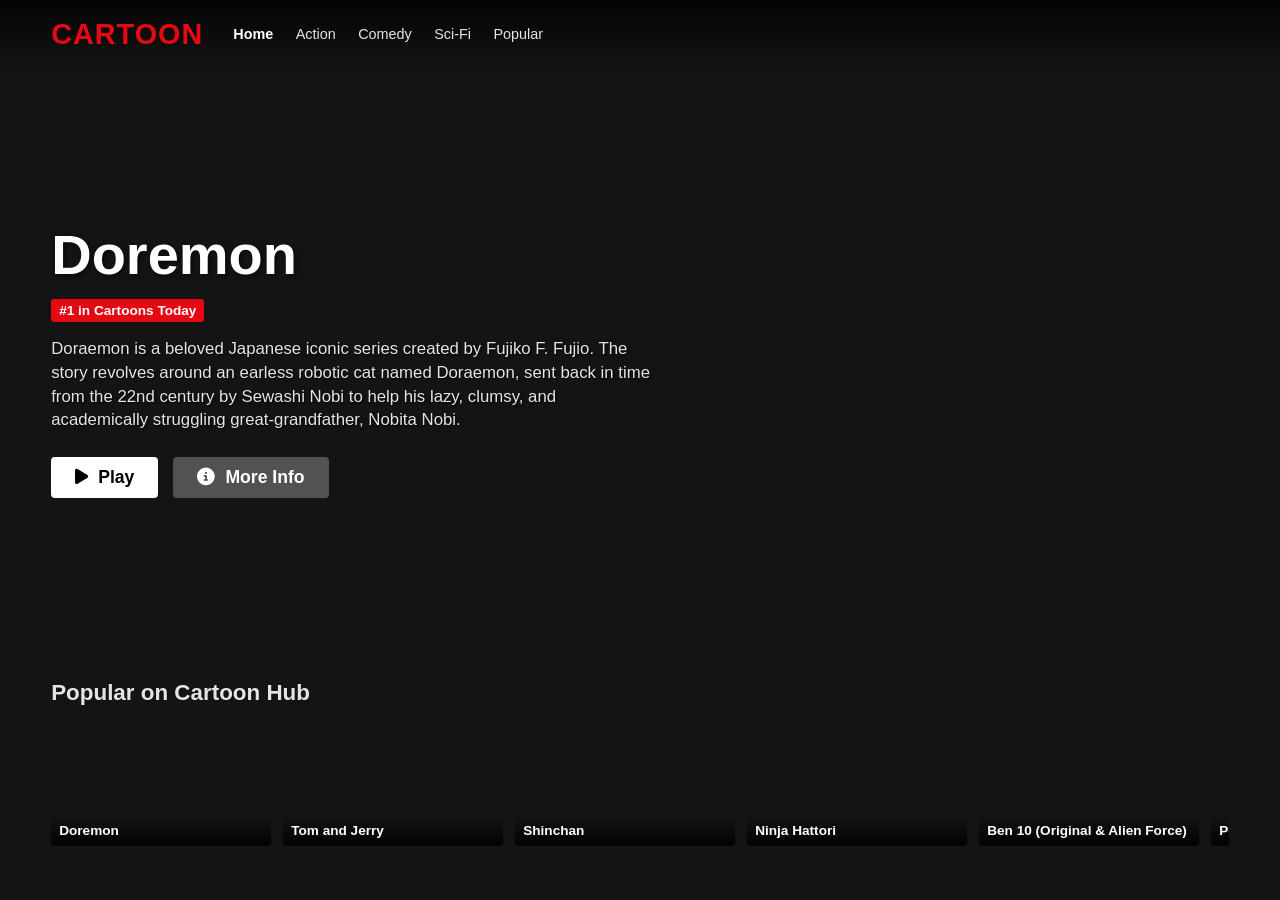
<file: Cartoon/Popular/Ben 10 (Original & Alien Force)/index.html>
<!DOCTYPE html>
<html lang="en">
<head>
  <meta charset="UTF-8" />
  <meta name="viewport" content="width=device-width, initial-scale=1.0" />
  <title>Cartoon Hub</title>
  <link rel="stylesheet" href="styles.css" />
  <!-- Font Awesome for Play and Info Icons -->
  <link rel="stylesheet" href="https://cdnjs.cloudflare.com/ajax/libs/font-awesome/6.4.0/css/all.min.css">
</head>
<body>

  <!-- Top Navigation Bar -->
  <header class="navbar">
    <div class="nav-left">
      <!-- Replaced Netflix logo with website name -->
      <h1 class="brand-logo" id="site-logo">CARTOON</h1>
      <nav class="nav-links">
        <a href="#" class="active" onclick="filterCategory('all', event)">Home</a>
        <a href="#" onclick="filterCategory('action', event)">Action</a>
        <a href="#" onclick="filterCategory('comedy', event)">Comedy</a>
        <a href="#" onclick="filterCategory('sci-fi', event)">Sci-Fi</a>
        <a href="#" onclick="filterCategory('popular', event)">Popular</a>
      </nav>
    </div>
  </header>

  <!-- Hero / Featured Banner Area -->
  <section class="hero-banner" id="hero-banner">
    <div class="banner-overlay"></div>
    <div class="hero-content">
      <!-- Title of the currently selected cartoon -->
      <h1 class="show-title" id="hero-title">Cartoon Title</h1>
      
      <!-- Ranking / Tag line -->
      <div class="badge-ranking" id="hero-badge">#1 in Cartoons Today</div>
      
      <!-- Brief short summary -->
      <p class="hero-description" id="hero-desc">
        Short description about the cartoon episode or movie will appear here.
      </p>

      <!-- Action Buttons -->
      <div class="hero-buttons">
        <button class="btn btn-play" id="play-btn">
          <i class="fa-solid fa-play"></i> Play
        </button>
        <button class="btn btn-info" id="info-btn">
          <i class="fa-solid fa-circle-info"></i> More Info
        </button>
      </div>
    </div>
  </section>

  <!-- Slider / Carousel Section -->
  <main class="content-section">
    <h2 class="section-title" id="section-heading">Popular on Cartoon Hub</h2>
    <div class="cards-container" id="cards-container">
      <!-- Dynamic cartoon thumbnails populated by JS -->
    </div>
  </main>

  <script src="script.js"></script>
</body>
</html>
</file>
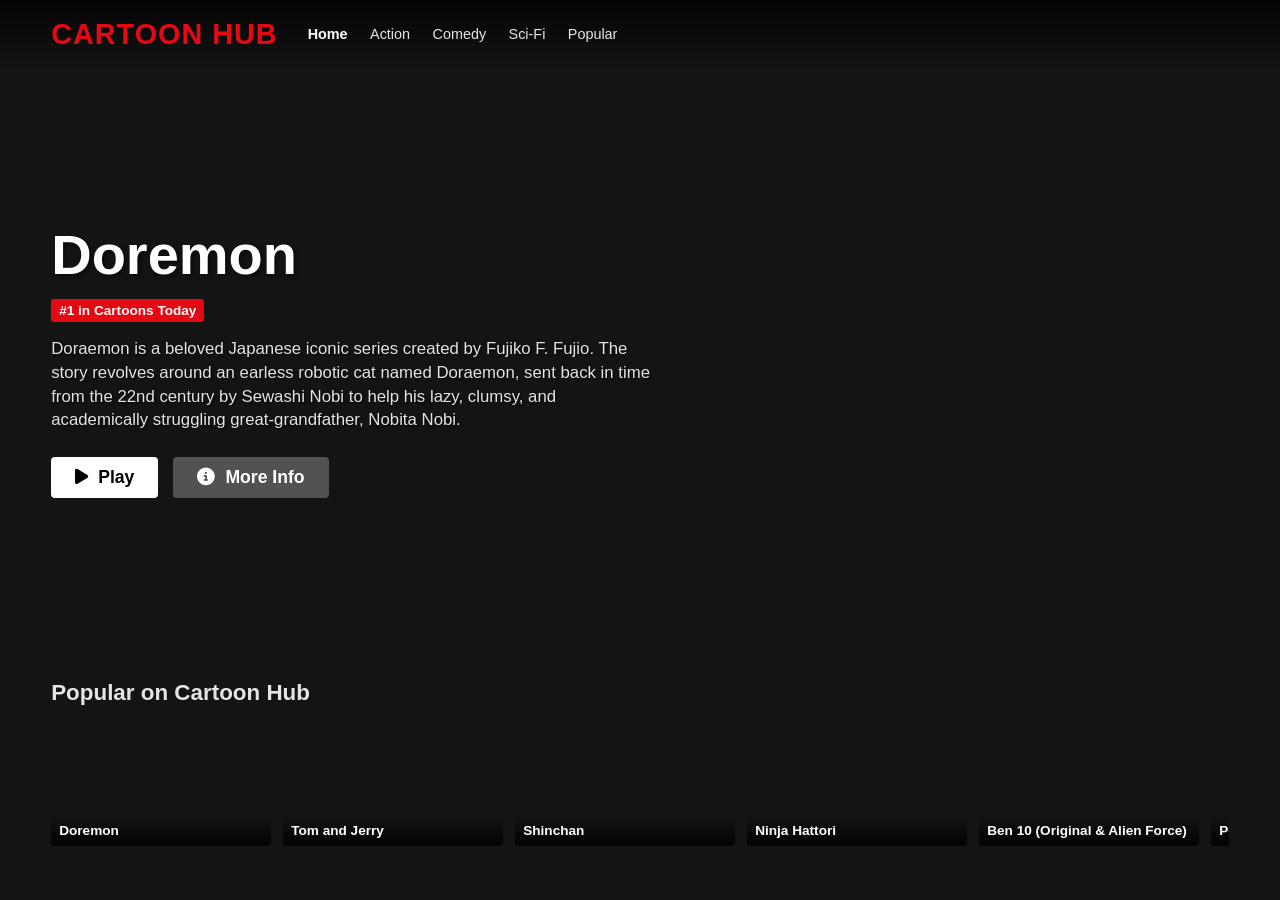
<file: Cartoon/Popular/Dragon Ball Z/index.html>
<!DOCTYPE html>
<html lang="en">
<head>
  <meta charset="UTF-8" />
  <meta name="viewport" content="width=device-width, initial-scale=1.0" />
  <title>Cartoon Hub</title>
  <link rel="stylesheet" href="styles.css" />
  <!-- Font Awesome for Play and Info Icons -->
  <link rel="stylesheet" href="https://cdnjs.cloudflare.com/ajax/libs/font-awesome/6.4.0/css/all.min.css">
</head>
<body>

  <!-- Top Navigation Bar -->
  <header class="navbar">
    <div class="nav-left">
      <!-- Replaced Netflix logo with website name -->
      <h1 class="brand-logo" id="site-logo">CARTOON HUB</h1>
      <nav class="nav-links">
        <a href="#" class="active" onclick="filterCategory('all', event)">Home</a>
        <a href="#" onclick="filterCategory('action', event)">Action</a>
        <a href="#" onclick="filterCategory('comedy', event)">Comedy</a>
        <a href="#" onclick="filterCategory('sci-fi', event)">Sci-Fi</a>
        <a href="#" onclick="filterCategory('popular', event)">Popular</a>
      </nav>
    </div>
  </header>

  <!-- Hero / Featured Banner Area -->
  <section class="hero-banner" id="hero-banner">
    <div class="banner-overlay"></div>
    <div class="hero-content">
      <!-- Title of the currently selected cartoon -->
      <h1 class="show-title" id="hero-title">Cartoon Title</h1>
      
      <!-- Ranking / Tag line -->
      <div class="badge-ranking" id="hero-badge">#1 in Cartoons Today</div>
      
      <!-- Brief short summary -->
      <p class="hero-description" id="hero-desc">
        Short description about the cartoon episode or movie will appear here.
      </p>

      <!-- Action Buttons -->
      <div class="hero-buttons">
        <button class="btn btn-play" id="play-btn">
          <i class="fa-solid fa-play"></i> Play
        </button>
        <button class="btn btn-info" id="info-btn">
          <i class="fa-solid fa-circle-info"></i> More Info
        </button>
      </div>
    </div>
  </section>

  <!-- Slider / Carousel Section -->
  <main class="content-section">
    <h2 class="section-title" id="section-heading">Popular on Cartoon Hub</h2>
    <div class="cards-container" id="cards-container">
      <!-- Dynamic cartoon thumbnails populated by JS -->
    </div>
  </main>

  <script src="script.js"></script>
</body>
</html>
</file>
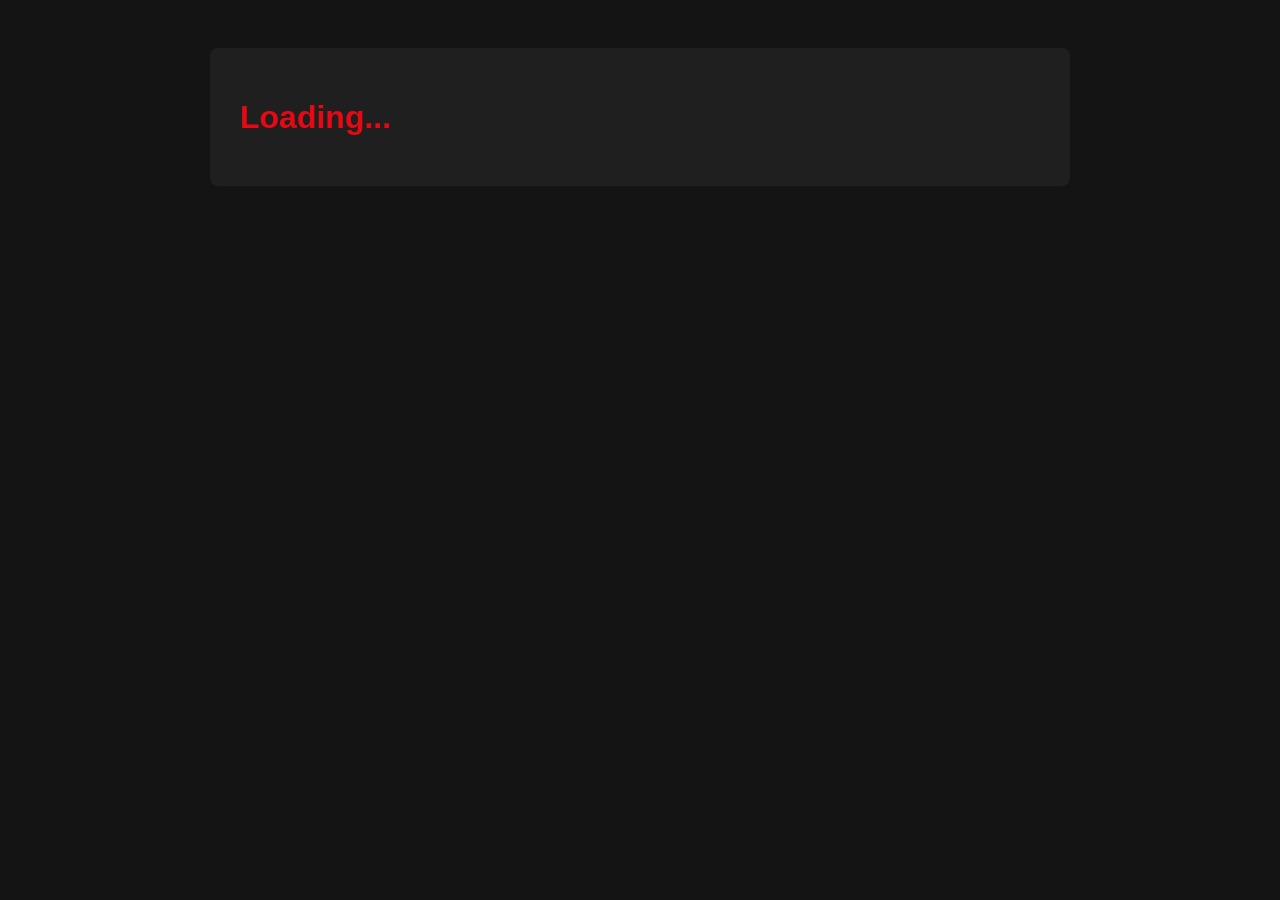
<file: Cartoon/Popular/Ben 10 (Original & Alien Force)/info.html>
<!DOCTYPE html>
<html lang="en">
<head>
  <meta charset="UTF-8" />
  <meta name="viewport" content="width=device-width, initial-scale=1.0" />
  <title>Cartoon Info</title>
  <style>
    body {
      background-color: #141414;
      color: #ffffff;
      font-family: Arial, sans-serif;
      padding: 40px;
    }
    .info-box {
      max-width: 800px;
      margin: 0 auto;
      background: #1f1f1f;
      padding: 30px;
      border-radius: 8px;
    }
    h1 { color: #e50914; margin-bottom: 10px; }
    p { line-height: 1.6; font-size: 1.1rem; color: #ddd; }
  </style>
</head>
<body>
  <div class="info-box">
    <h1 id="title">Loading...</h1>
    <h3 id="badge" style="color: #aaa; margin-bottom: 20px;"></h3>
    <p id="long-info"></p>
  </div>

  <script>
    const cartoon = JSON.parse(localStorage.getItem("selectedCartoon"));
    if (cartoon) {
      document.getElementById("title").innerText = cartoon.title;
      document.getElementById("badge").innerText = cartoon.badge;
      document.getElementById("long-info").innerText = cartoon.longInfo;
    }
  </script>
</body>
</html>
</file>
<file: Cartoon/Popular/Ben 10 (Original & Alien Force)/styles.css>
* {
  margin: 0;
  padding: 0;
  box-sizing: border-box;
  font-family: 'Helvetica Neue', Helvetica, Arial, sans-serif;
}

body {
  background-color: #141414;
  color: #ffffff;
  overflow-x: hidden;
}

/* Navbar Styling */
.navbar {
  position: fixed;
  top: 0;
  width: 100%;
  height: 68px;
  padding: 0 4%;
  display: flex;
  align-items: center;
  justify-content: space-between;
  background: linear-gradient(180deg, rgba(0,0,0,0.8) 0%, rgba(0,0,0,0) 100%);
  z-index: 100;
}

.nav-left {
  display: flex;
  align-items: center;
  gap: 30px;
}

.brand-logo {
  color: #e50914;
  font-size: 1.8rem;
  font-weight: 900;
  letter-spacing: 1px;
  text-transform: uppercase;
}

.nav-links a {
  color: #e5e5e5;
  text-decoration: none;
  font-size: 0.9rem;
  margin-right: 18px;
  transition: color 0.3s;
}

.nav-links a:hover, .nav-links a.active {
  color: #ffffff;
  font-weight: bold;
}

/* Hero Section Styling */
.hero-banner {
  position: relative;
  height: 80vh;
  width: 100%;
  background-size: cover;
  background-position: center top;
  display: flex;
  align-items: center;
  padding: 0 4%;
  transition: background-image 0.5s ease-in-out;
}

.banner-overlay {
  position: absolute;
  top: 0;
  left: 0;
  width: 100%;
  height: 100%;
  background: linear-gradient(90deg, #141414 10%, rgba(20, 20, 20, 0.4) 50%, rgba(20, 20, 20, 0.9) 100%),
              linear-gradient(0deg, #141414 0%, transparent 40%);
}

.hero-content {
  position: relative;
  z-index: 10;
  max-width: 600px;
}

.show-title {
  font-size: 3.5rem;
  font-weight: 800;
  margin-bottom: 12px;
  text-shadow: 2px 2px 4px rgba(0,0,0,0.6);
}

.badge-ranking {
  display: inline-block;
  background-color: #e50914;
  color: white;
  font-weight: bold;
  font-size: 0.85rem;
  padding: 4px 8px;
  border-radius: 3px;
  margin-bottom: 15px;
}

.hero-description {
  font-size: 1.05rem;
  line-height: 1.4;
  margin-bottom: 25px;
  color: #e5e5e5;
  text-shadow: 1px 1px 2px rgba(0,0,0,0.8);
}

.hero-buttons {
  display: flex;
  gap: 15px;
}

.btn {
  border: none;
  padding: 10px 24px;
  font-size: 1.1rem;
  font-weight: bold;
  border-radius: 4px;
  cursor: pointer;
  display: flex;
  align-items: center;
  gap: 10px;
  transition: opacity 0.2s;
}

.btn-play {
  background-color: #ffffff;
  color: #000000;
}

.btn-play:hover {
  background-color: rgba(255, 255, 255, 0.75);
}

.btn-info {
  background-color: rgba(109, 109, 110, 0.7);
  color: #ffffff;
}

.btn-info:hover {
  background-color: rgba(109, 109, 110, 0.4);
}

/* Main Content Area */
.content-section {
  padding: 20px 4%;
  margin-top: -60px;
  position: relative;
  z-index: 20;
}

.section-title {
  font-size: 1.4rem;
  margin-bottom: 15px;
  color: #e5e5e5;
}

.cards-container {
  display: flex;
  gap: 12px;
  overflow-x: auto;
  padding-bottom: 20px;
  scroll-behavior: smooth;
}

.cards-container::-webkit-scrollbar {
  display: none;
}

.card {
  flex: 0 0 220px;
  height: 125px;
  border-radius: 4px;
  overflow: hidden;
  cursor: pointer;
  position: relative;
  transition: transform 0.3s ease;
  background-size: cover;
  background-position: center;
}

.card:hover {
  transform: scale(1.08);
  z-index: 30;
}

.card-title-overlay {
  position: absolute;
  bottom: 0;
  width: 100%;
  padding: 8px;
  background: linear-gradient(0deg, rgba(0,0,0,0.9) 0%, transparent 100%);
  font-size: 0.85rem;
  font-weight: bold;
}
</file>
<file: Cartoon/Popular/Dragon Ball Z/styles.css>
* {
  margin: 0;
  padding: 0;
  box-sizing: border-box;
  font-family: 'Helvetica Neue', Helvetica, Arial, sans-serif;
}

body {
  background-color: #141414;
  color: #ffffff;
  overflow-x: hidden;
}

/* Navbar Styling */
.navbar {
  position: fixed;
  top: 0;
  width: 100%;
  height: 68px;
  padding: 0 4%;
  display: flex;
  align-items: center;
  justify-content: space-between;
  background: linear-gradient(180deg, rgba(0,0,0,0.8) 0%, rgba(0,0,0,0) 100%);
  z-index: 100;
}

.nav-left {
  display: flex;
  align-items: center;
  gap: 30px;
}

.brand-logo {
  color: #e50914;
  font-size: 1.8rem;
  font-weight: 900;
  letter-spacing: 1px;
  text-transform: uppercase;
}

.nav-links a {
  color: #e5e5e5;
  text-decoration: none;
  font-size: 0.9rem;
  margin-right: 18px;
  transition: color 0.3s;
}

.nav-links a:hover, .nav-links a.active {
  color: #ffffff;
  font-weight: bold;
}

/* Hero Section Styling */
.hero-banner {
  position: relative;
  height: 80vh;
  width: 100%;
  background-size: cover;
  background-position: center top;
  display: flex;
  align-items: center;
  padding: 0 4%;
  transition: background-image 0.5s ease-in-out;
}

.banner-overlay {
  position: absolute;
  top: 0;
  left: 0;
  width: 100%;
  height: 100%;
  background: linear-gradient(90deg, #141414 10%, rgba(20, 20, 20, 0.4) 50%, rgba(20, 20, 20, 0.9) 100%),
              linear-gradient(0deg, #141414 0%, transparent 40%);
}

.hero-content {
  position: relative;
  z-index: 10;
  max-width: 600px;
}

.show-title {
  font-size: 3.5rem;
  font-weight: 800;
  margin-bottom: 12px;
  text-shadow: 2px 2px 4px rgba(0,0,0,0.6);
}

.badge-ranking {
  display: inline-block;
  background-color: #e50914;
  color: white;
  font-weight: bold;
  font-size: 0.85rem;
  padding: 4px 8px;
  border-radius: 3px;
  margin-bottom: 15px;
}

.hero-description {
  font-size: 1.05rem;
  line-height: 1.4;
  margin-bottom: 25px;
  color: #e5e5e5;
  text-shadow: 1px 1px 2px rgba(0,0,0,0.8);
}

.hero-buttons {
  display: flex;
  gap: 15px;
}

.btn {
  border: none;
  padding: 10px 24px;
  font-size: 1.1rem;
  font-weight: bold;
  border-radius: 4px;
  cursor: pointer;
  display: flex;
  align-items: center;
  gap: 10px;
  transition: opacity 0.2s;
}

.btn-play {
  background-color: #ffffff;
  color: #000000;
}

.btn-play:hover {
  background-color: rgba(255, 255, 255, 0.75);
}

.btn-info {
  background-color: rgba(109, 109, 110, 0.7);
  color: #ffffff;
}

.btn-info:hover {
  background-color: rgba(109, 109, 110, 0.4);
}

/* Main Content Area */
.content-section {
  padding: 20px 4%;
  margin-top: -60px;
  position: relative;
  z-index: 20;
}

.section-title {
  font-size: 1.4rem;
  margin-bottom: 15px;
  color: #e5e5e5;
}

.cards-container {
  display: flex;
  gap: 12px;
  overflow-x: auto;
  padding-bottom: 20px;
  scroll-behavior: smooth;
}

.cards-container::-webkit-scrollbar {
  display: none;
}

.card {
  flex: 0 0 220px;
  height: 125px;
  border-radius: 4px;
  overflow: hidden;
  cursor: pointer;
  position: relative;
  transition: transform 0.3s ease;
  background-size: cover;
  background-position: center;
}

.card:hover {
  transform: scale(1.08);
  z-index: 30;
}

.card-title-overlay {
  position: absolute;
  bottom: 0;
  width: 100%;
  padding: 8px;
  background: linear-gradient(0deg, rgba(0,0,0,0.9) 0%, transparent 100%);
  font-size: 0.85rem;
  font-weight: bold;
}
</file>
